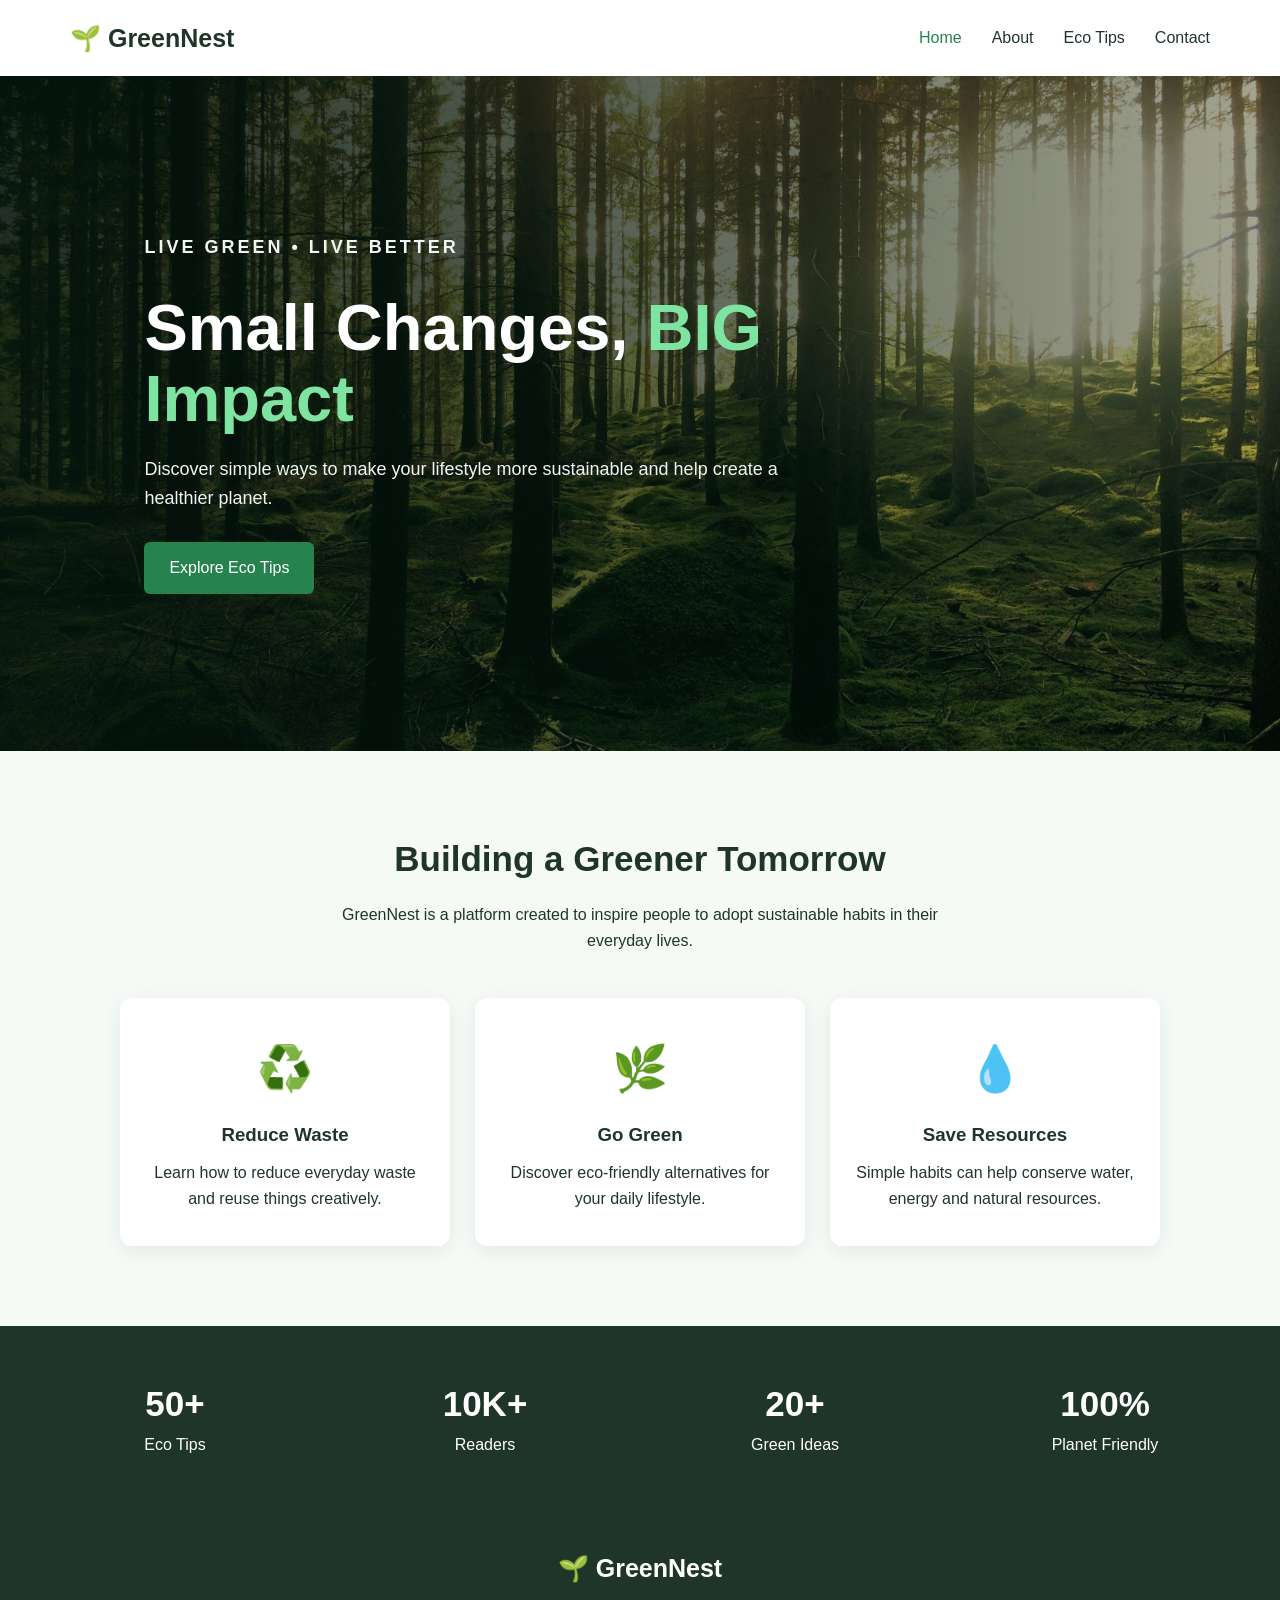
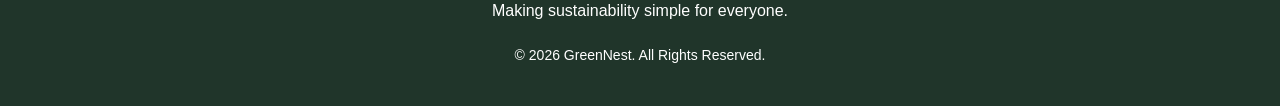
<file: Level_1/GreenNest/index.html>
<!DOCTYPE html>
<html lang="en">
<head>
    <meta charset="UTF-8">
    <meta name="viewport" content="width=device-width, initial-scale=1.0">
    <title>GreenNest | Sustainable Living</title>
    <link rel="stylesheet" href="css/style.css">
</head>
<body>
    <!-- Navbar -->
     <header>
        <nav class="navbar">

            <div class="logo">
                🌱 GreenNest
            </div>

            <ul class="nav-links">
                <li><a href="index.html" class="active">Home</a></li>
                <li><a href="about.html">About</a></li>
                <li><a href="tips.html">Eco Tips</a></li>
                <li><a href="contact.html">Contact</a></li>
            </ul>

        </nav>
     </header>

     <!-- Hero Section -->
     <section class="hero">

        <div class="hero-content">

            <p class="small-heading">
                LIVE GREEN • LIVE BETTER
            </p>

            <h1>
                Small Changes,
                <span>BIG Impact</span>
            </h1>

            <p>
                Discover simple ways to make your lifestyle
                more sustainable and help create a healthier planet.
            </p>

            <a href="tips.html" class="btn">Explore Eco Tips</a>

        </div>

     </section>

        <!-- Introduction -->

        <section class="intro">

            <h2>Building a Greener Tomorrow</h2>

            <p>
               GreenNest is a platform created to inspire people to
               adopt sustainable habits in their everyday lives.
            </p>

            <div class="cards">

                <div class="card">
                    <div class="icon">♻️</div>
                    <h3>Reduce Waste</h3>
                    <p>
                    Learn how to reduce everyday waste and reuse
                    things creatively.
                    </p>
                </div>

                <div class="card">
                    <div class="icon">🌿</div>
                    <h3>Go Green</h3>
                    <p>
                    Discover eco-friendly alternatives for your
                    daily lifestyle.
                    </p>
                </div>
                
                <div class="card">
                    <div class="icon">💧</div>
                    <h3>Save Resources</h3>
                    <p>
                    Simple habits can help conserve water,
                    energy and natural resources.
                    </p>
                </div>

            </div>

        </section>

        <!-- Statistics -->
         <section class="stats">

            <div>
                <h2>
                    50+
                </h2>
                <p>
                    Eco Tips
                </p>
            </div>

            <div>
                <h2>
                    10K+
                </h2>
                <p>
                    Readers
                </p>
            </div>

            <div>
                <h2>
                    20+
                </h2>
                <p>
                    Green Ideas
                </p>
            </div>

            <div>
                <h2>
                    100%
                </h2>
                <p>
                    Planet Friendly
                </p>
            </div>
         </section>

            <!-- Footer -->

            <footer>

                <h3>🌱 GreenNest</h3>
                <p>
                    Making sustainability simple for everyone.
                </p>
                <p class="copyright">
                    © 2026 GreenNest. All Rights Reserved.
                </p>

            </footer>

            <script src="js/script.js"></script>

</body>
</html>
</file>
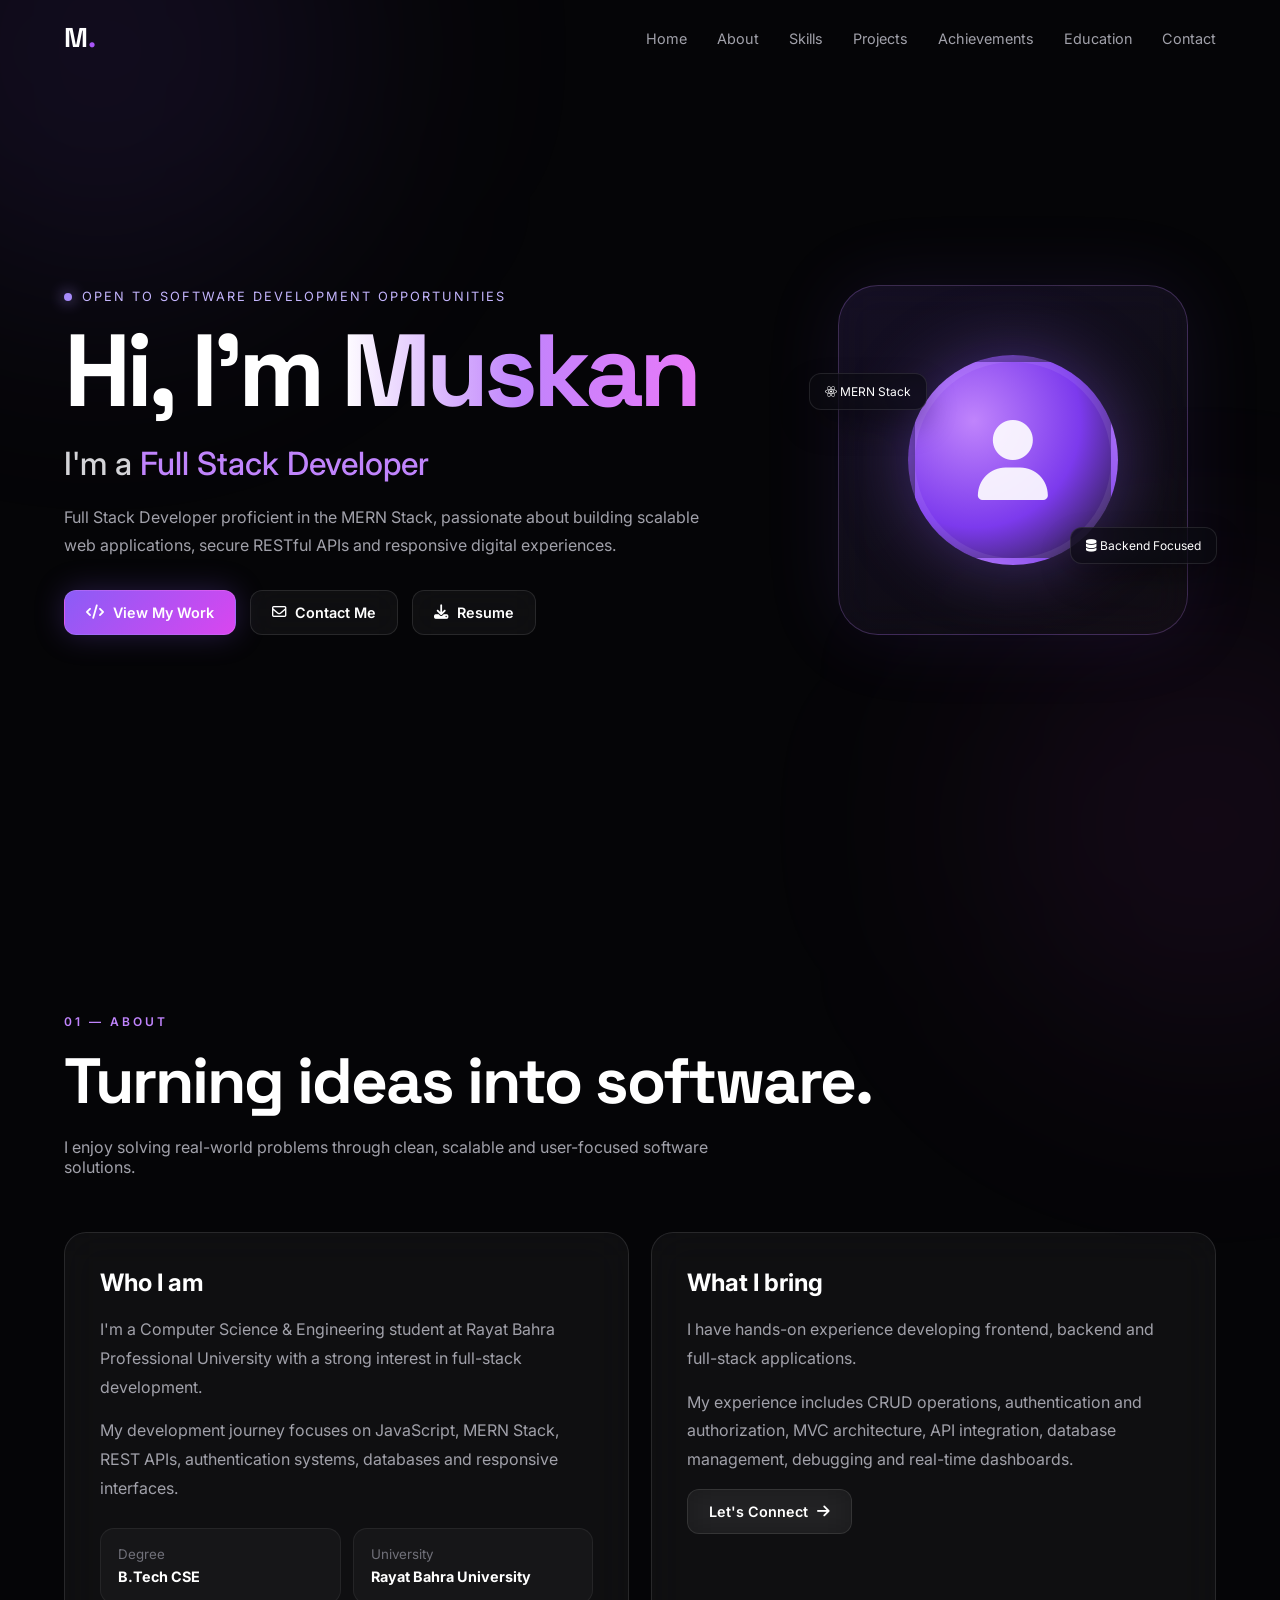
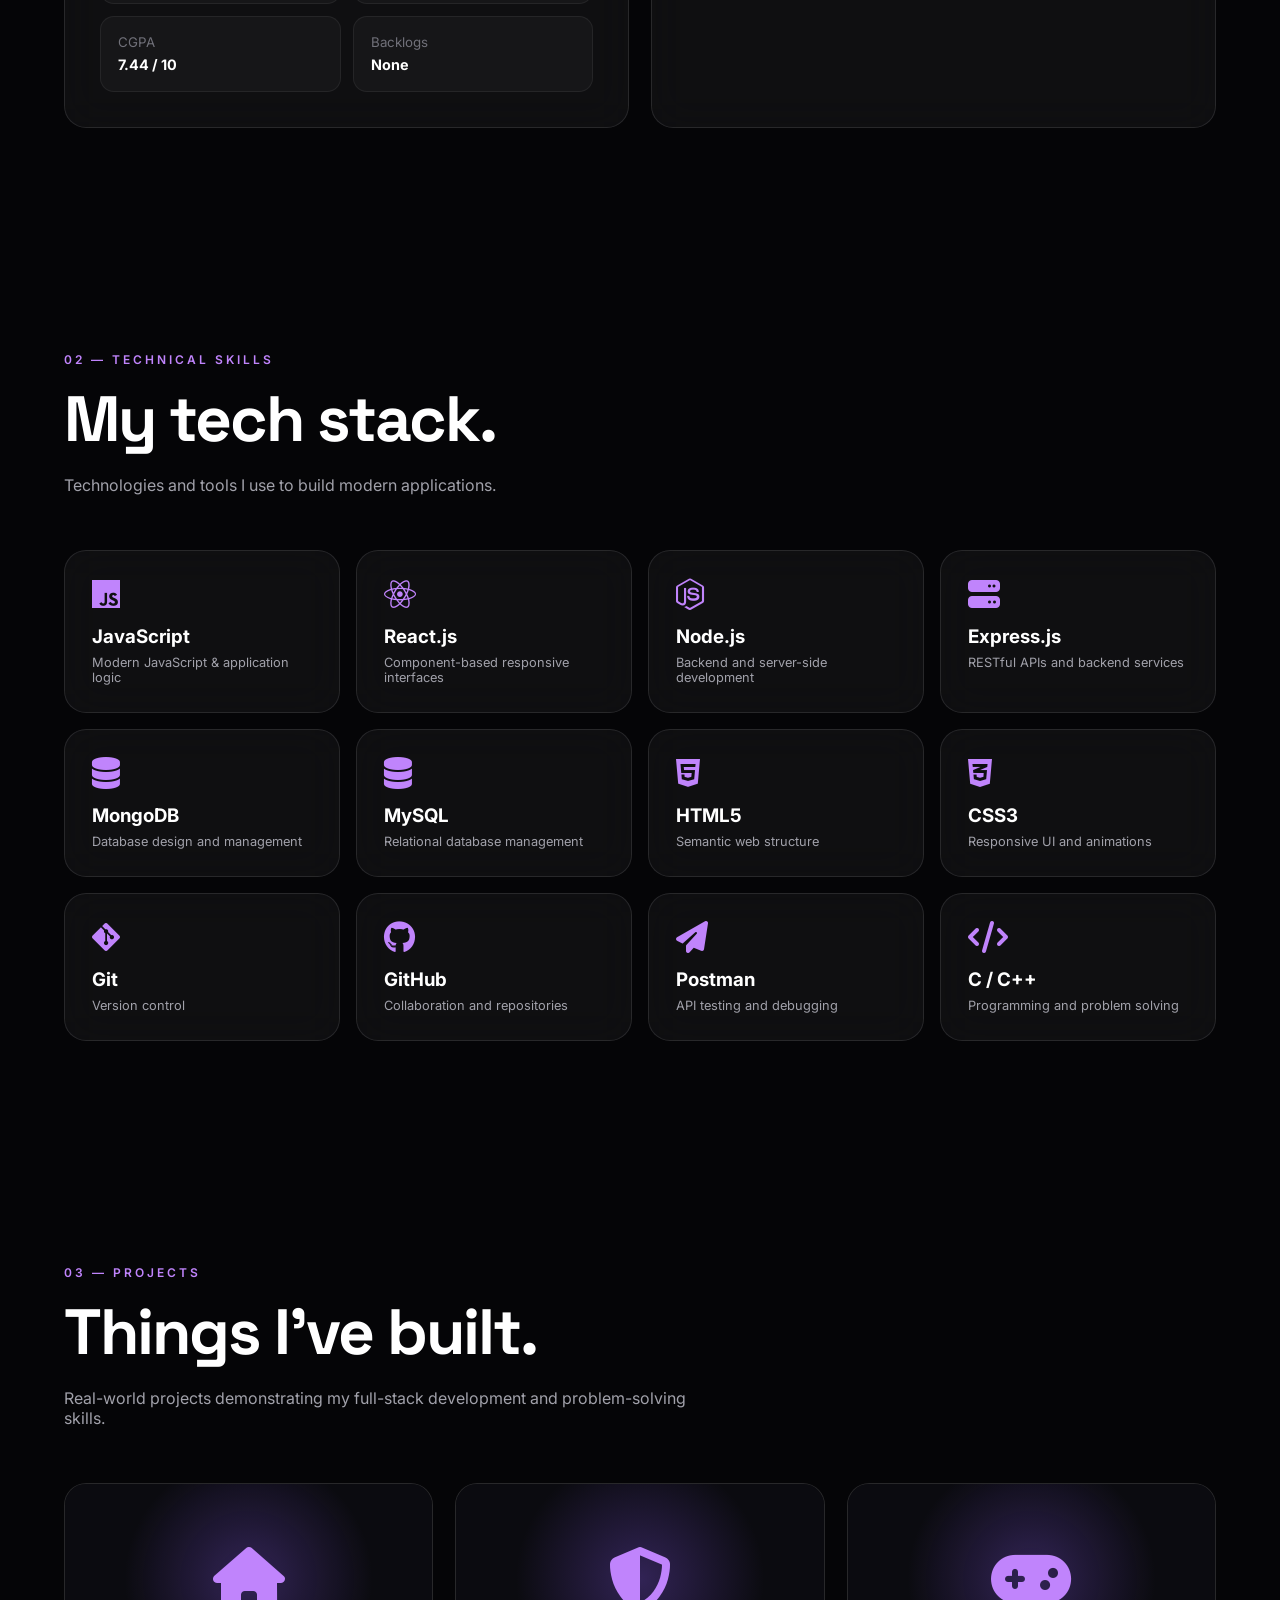
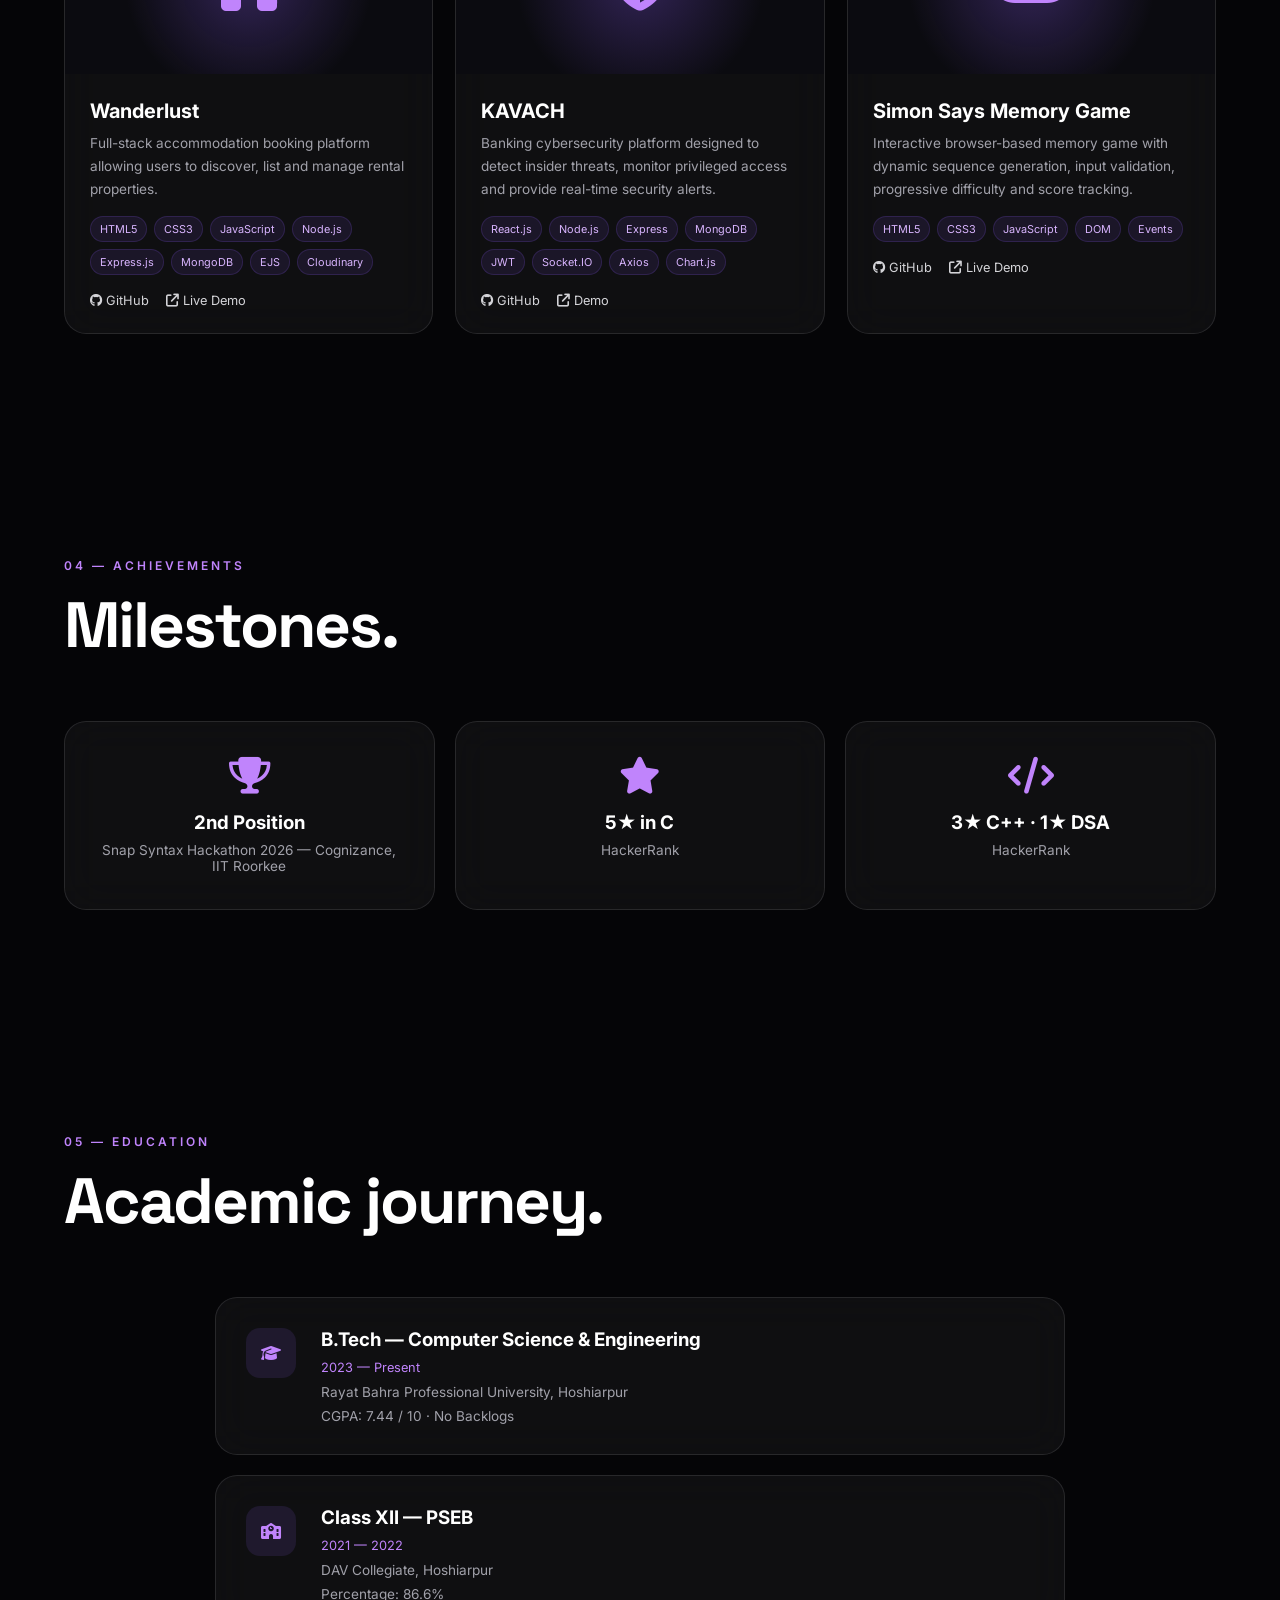
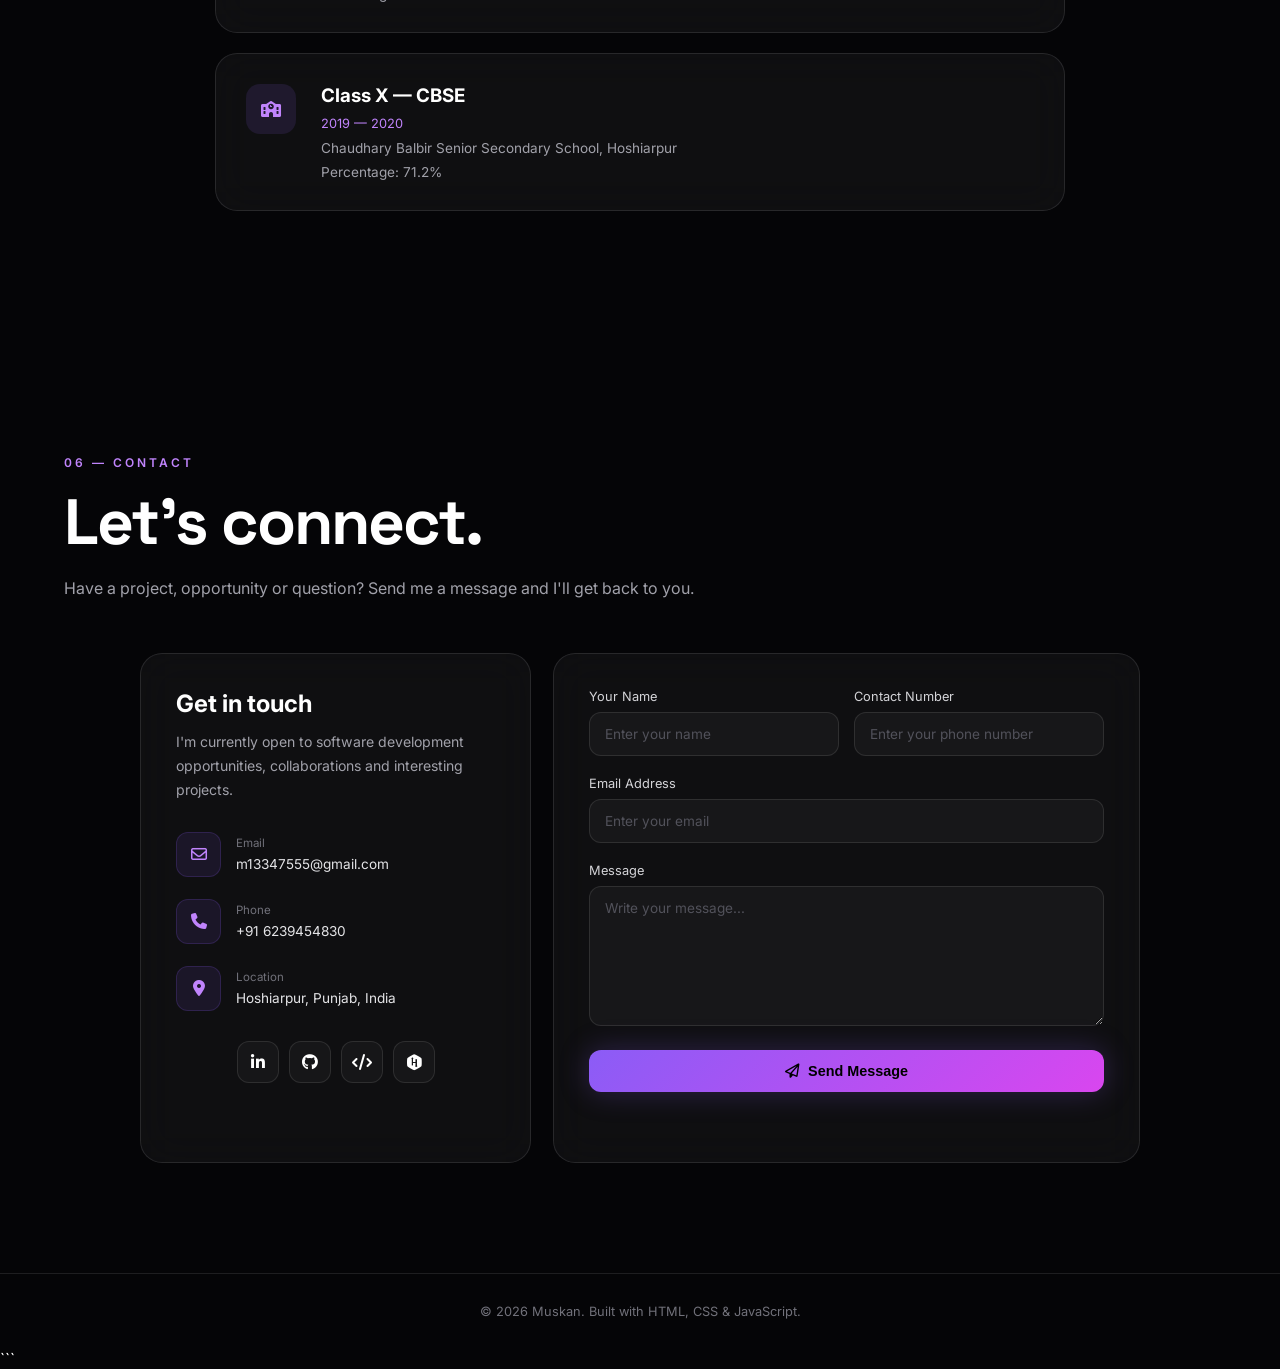
<file: Level_1/PortFolio/index.html>
<!DOCTYPE html>
<html lang="en">
<head>
  <meta charset="UTF-8">
  <meta name="viewport" content="width=device-width, initial-scale=1.0">

  <title>Muskan | Full Stack Developer</title>

  <meta name="description"
        content="Muskan - Full Stack Developer proficient in MERN Stack, REST APIs, authentication, real-time dashboards and database-driven applications.">

  <!-- Fonts -->
  <link rel="preconnect" href="https://fonts.googleapis.com">
  <link rel="preconnect" href="https://fonts.gstatic.com" crossorigin>

  <link href="https://fonts.googleapis.com/css2?family=Inter:wght@300;400;500;600;700;800&family=Space+Grotesk:wght@400;500;600;700&display=swap"
        rel="stylesheet">

  <!-- Font Awesome -->
  <link rel="stylesheet"
        href="https://cdnjs.cloudflare.com/ajax/libs/font-awesome/6.5.2/css/all.min.css">

  <style>

    /* =====================================
       RESET
    ===================================== */

    * {
      margin: 0;
      padding: 0;
      box-sizing: border-box;
      scroll-behavior: smooth;
    }

    :root {
      --bg: #050507;
      --bg2: #0b0911;

      --purple: #8b5cf6;
      --purple2: #a855f7;
      --pink: #d946ef;

      --white: #ffffff;
      --text: #e4e4e7;
      --muted: #a1a1aa;

      --glass: rgba(255,255,255,0.045);
      --border: rgba(255,255,255,0.10);

      --max: 1200px;
    }

    body {
      background: var(--bg);
      color: var(--white);
      font-family: "Inter", sans-serif;
      overflow-x: hidden;
    }

    a {
      color: inherit;
      text-decoration: none;
    }

    section {
      padding: 110px 0;
    }

    .container {
      width: 90%;
      max-width: var(--max);
      margin: auto;
    }

    /* =====================================
       BACKGROUND
    ===================================== */

    body::before {
      content: "";
      position: fixed;
      width: 500px;
      height: 500px;
      background: rgba(139,92,246,0.10);
      filter: blur(120px);
      border-radius: 50%;
      top: -200px;
      left: -150px;
      pointer-events: none;
      z-index: -2;
    }

    body::after {
      content: "";
      position: fixed;
      width: 450px;
      height: 450px;
      background: rgba(217,70,239,0.07);
      filter: blur(120px);
      border-radius: 50%;
      right: -150px;
      bottom: -150px;
      pointer-events: none;
      z-index: -2;
    }

    /* =====================================
       NAVBAR
    ===================================== */

    header {
      position: fixed;
      width: 100%;
      top: 0;
      z-index: 999;

      padding: 20px 0;

      transition: 0.3s;
    }

    header.scrolled {
      background: rgba(5,5,7,0.75);
      backdrop-filter: blur(20px);
      border-bottom: 1px solid var(--border);
    }

    nav {
      width: 90%;
      max-width: var(--max);
      margin: auto;

      display: flex;
      justify-content: space-between;
      align-items: center;
    }

    .logo {
      font-family: "Space Grotesk";
      font-size: 1.7rem;
      font-weight: 700;
    }

    .logo span {
      color: var(--purple2);
    }

    .nav-links {
      display: flex;
      gap: 30px;
      list-style: none;
    }

    .nav-links a {
      color: var(--muted);
      font-size: 0.9rem;
      transition: 0.3s;
    }

    .nav-links a:hover {
      color: white;
    }

    .menu {
      display: none;
      font-size: 1.5rem;
      cursor: pointer;
    }

    /* =====================================
       HERO
    ===================================== */

    .hero {
      min-height: 100vh;
      display: flex;
      align-items: center;
      padding-top: 130px;
    }

    .hero-grid {
      display: grid;
      grid-template-columns: 1.25fr 0.75fr;
      gap: 70px;
      align-items: center;
    }

    .available {
      display: inline-flex;
      align-items: center;
      gap: 10px;

      color: #c4b5fd;

      font-size: 0.8rem;
      letter-spacing: 2px;
      text-transform: uppercase;

      margin-bottom: 20px;
    }

    .available-dot {
      width: 8px;
      height: 8px;
      border-radius: 50%;
      background: #a78bfa;
      box-shadow: 0 0 15px #a78bfa;
    }

    .hero h1 {
      font-family: "Space Grotesk";
      font-size: clamp(3.5rem, 8vw, 7rem);
      line-height: 0.92;
      letter-spacing: -5px;
      margin-bottom: 25px;
    }

    .gradient {
      background: linear-gradient(
        90deg,
        #ffffff,
        #c084fc,
        #e879f9
      );

      -webkit-background-clip: text;
      color: transparent;
    }

    .hero h2 {
      font-size: clamp(1.4rem,3vw,2rem);
      font-weight: 500;
      margin-bottom: 20px;
      color: #d4d4d8;
    }

    #typing {
      color: #c084fc;
    }

    .hero p {
      color: var(--muted);
      max-width: 650px;
      line-height: 1.8;
      margin-bottom: 30px;
    }

    .buttons {
      display: flex;
      gap: 14px;
      flex-wrap: wrap;
    }

    .btn {
      padding: 13px 21px;
      border-radius: 12px;

      display: inline-flex;
      align-items: center;
      gap: 9px;

      font-size: 0.9rem;
      font-weight: 600;

      border: 1px solid var(--border);

      transition: 0.3s;
    }

    .primary {
      background: linear-gradient(
        135deg,
        var(--purple),
        var(--pink)
      );

      box-shadow:
        0 0 30px rgba(139,92,246,0.25);
    }

    .primary:hover {
      transform: translateY(-4px);
      box-shadow:
        0 0 45px rgba(139,92,246,0.45);
    }

    .outline {
      background: var(--glass);
      backdrop-filter: blur(15px);
    }

    .outline:hover {
      border-color: var(--purple);
      transform: translateY(-4px);
    }

    /* =====================================
       HERO PROFILE
    ===================================== */

    .profile-wrapper {
      display: flex;
      justify-content: center;
    }

    .profile-card {
      width: 350px;
      height: 350px;

      border-radius: 40px;

      background:
        linear-gradient(
          145deg,
          rgba(139,92,246,0.12),
          rgba(255,255,255,0.03)
        );

      border: 1px solid rgba(192,132,252,0.25);

      backdrop-filter: blur(20px);

      display: flex;
      justify-content: center;
      align-items: center;

      position: relative;

      box-shadow:
        0 0 80px rgba(139,92,246,0.10);

      animation: floating 5s ease-in-out infinite;
    }

    @keyframes floating {
      0%,100% {
        transform: translateY(0);
      }

      50% {
        transform: translateY(-12px);
      }
    }

    .profile-circle {
      width: 210px;
      height: 210px;

      border-radius: 50%;

      display: flex;
      align-items: center;
      justify-content: center;

      background:
        radial-gradient(
          circle at 30% 30%,
          #c084fc,
          #7c3aed 55%,
          #18181b
        );

      border: 7px solid rgba(255,255,255,0.08);

      box-shadow:
        0 0 70px rgba(139,92,246,0.4);
    }

    .profile-circle i {
      font-size: 5rem;
      color: rgba(255,255,255,0.9);
    }

    .floating-card {
      position: absolute;

      padding: 10px 15px;

      border-radius: 12px;

      background: rgba(10,10,15,0.75);
      backdrop-filter: blur(15px);

      border: 1px solid var(--border);

      font-size: 0.75rem;

      box-shadow: 0 15px 30px rgba(0,0,0,0.3);
    }

    .fc1 {
      left: -30px;
      top: 25%;
    }

    .fc2 {
      right: -30px;
      bottom: 20%;
    }

    /* =====================================
       SECTION HEADINGS
    ===================================== */

    .section-head {
      margin-bottom: 55px;
    }

    .section-head span {
      color: #c084fc;
      text-transform: uppercase;
      letter-spacing: 3px;
      font-size: 0.75rem;
      font-weight: 600;
    }

    .section-head h2 {
      font-family: "Space Grotesk";
      font-size: clamp(2.5rem,5vw,4rem);
      letter-spacing: -2px;
      margin-top: 10px;
    }

    .section-head p {
      color: var(--muted);
      max-width: 650px;
      margin-top: 15px;
    }

    /* =====================================
       GLASS
    ===================================== */

    .glass {
      background: var(--glass);
      border: 1px solid var(--border);
      backdrop-filter: blur(20px);
      border-radius: 22px;
    }

    /* =====================================
       ABOUT
    ===================================== */

    .about-grid {
      display: grid;
      grid-template-columns: 1fr 1fr;
      gap: 22px;
    }

    .about-card {
      padding: 35px;
    }

    .about-card h3 {
      font-size: 1.5rem;
      margin-bottom: 18px;
    }

    .about-card p {
      color: var(--muted);
      line-height: 1.8;
      margin-bottom: 15px;
    }

    .info-grid {
      display: grid;
      grid-template-columns: 1fr 1fr;
      gap: 12px;
      margin-top: 25px;
    }

    .info {
      padding: 17px;

      border-radius: 14px;

      background: rgba(255,255,255,0.03);

      border: 1px solid rgba(255,255,255,0.06);
    }

    .info small {
      display: block;
      color: #71717a;
      margin-bottom: 4px;
    }

    .info strong {
      font-size: 0.9rem;
    }

    /* =====================================
       SKILLS
    ===================================== */

    .skills {
      display: grid;
      grid-template-columns: repeat(4,1fr);
      gap: 16px;
    }

    .skill {
      padding: 27px;
      transition: 0.3s;
    }

    .skill:hover {
      transform: translateY(-7px);
      border-color: rgba(192,132,252,0.45);
    }

    .skill i {
      font-size: 2rem;
      color: #c084fc;
      margin-bottom: 15px;
    }

    .skill h3 {
      margin-bottom: 7px;
    }

    .skill p {
      color: var(--muted);
      font-size: 0.8rem;
    }

    /* =====================================
       PROJECTS
    ===================================== */

    .projects {
      display: grid;
      grid-template-columns: repeat(3,1fr);
      gap: 22px;
    }

    .project {
      overflow: hidden;
      transition: 0.35s;
    }

    .project:hover {
      transform: translateY(-8px);
      border-color: rgba(192,132,252,0.45);
    }

    .project-top {
      height: 190px;

      display: flex;
      justify-content: center;
      align-items: center;

      background:
        radial-gradient(
          circle,
          rgba(139,92,246,0.3),
          transparent 60%
        ),
        #0b0b10;
    }

    .project-top i {
      font-size: 4rem;
      color: #c084fc;
    }

    .project-body {
      padding: 25px;
    }

    .project-body h3 {
      font-size: 1.25rem;
      margin-bottom: 9px;
    }

    .project-body p {
      color: var(--muted);
      font-size: 0.85rem;
      line-height: 1.7;
      margin-bottom: 15px;
    }

    .tags {
      display: flex;
      flex-wrap: wrap;
      gap: 7px;
      margin-bottom: 18px;
    }

    .tag {
      font-size: 0.68rem;
      padding: 5px 9px;

      border-radius: 20px;

      background: rgba(139,92,246,0.10);

      color: #d8b4fe;

      border: 1px solid rgba(139,92,246,0.18);
    }

    .project-links {
      display: flex;
      gap: 17px;
      font-size: 0.8rem;
      color: #d4d4d8;
    }

    .project-links a:hover {
      color: #c084fc;
    }

    /* =====================================
       ACHIEVEMENTS
    ===================================== */

    .achievements {
      display: grid;
      grid-template-columns: repeat(3,1fr);
      gap: 20px;
    }

    .achievement {
      padding: 35px;
      text-align: center;
    }

    .achievement i {
      font-size: 2.3rem;
      color: #c084fc;
      margin-bottom: 17px;
    }

    .achievement h3 {
      margin-bottom: 8px;
    }

    .achievement p {
      color: var(--muted);
      font-size: 0.85rem;
    }

    /* =====================================
       EDUCATION
    ===================================== */

    .education {
      max-width: 850px;
      margin: auto;
    }

    .edu-card {
      padding: 30px;
      margin-bottom: 20px;

      display: flex;
      gap: 25px;
    }

    .edu-icon {
      min-width: 50px;
      height: 50px;

      border-radius: 14px;

      display: flex;
      justify-content: center;
      align-items: center;

      background: rgba(139,92,246,0.12);

      color: #c084fc;
    }

    .edu-content h3 {
      margin-bottom: 5px;
    }

    .edu-content span {
      color: #c084fc;
      font-size: 0.8rem;
    }

    .edu-content p {
      color: var(--muted);
      margin-top: 8px;
      font-size: 0.85rem;
    }

    /* =====================================
       CONTACT
    ===================================== */

    .contact {
      max-width: 850px;
      margin: auto;

      text-align: center;

      padding: 60px 30px;
    }

    .contact h2 {
      font-family: "Space Grotesk";
      font-size: clamp(2.2rem,5vw,4rem);
      margin-bottom: 15px;
    }

    .contact p {
      color: var(--muted);
      max-width: 600px;
      margin: auto auto 30px;
    }

    .socials {
      display: flex;
      justify-content: center;
      gap: 12px;
      margin-top: 30px;
    }

    .socials a {
      width: 45px;
      height: 45px;

      display: flex;
      justify-content: center;
      align-items: center;

      border: 1px solid var(--border);
      border-radius: 12px;

      background: rgba(255,255,255,0.03);

      transition: 0.3s;
    }

    .socials a:hover {
      transform: translateY(-5px);
      border-color: var(--purple);
      color: #c084fc;
    }

    /* =====================================
       FOOTER
    ===================================== */

    footer {
      border-top: 1px solid var(--border);
      padding: 30px 0;
      text-align: center;
      color: #71717a;
      font-size: 0.8rem;
    }

    /* =====================================
       SCROLL REVEAL
    ===================================== */

    .reveal {
      opacity: 0;
      transform: translateY(35px);
      transition: 0.8s ease;
    }

    .reveal.active {
      opacity: 1;
      transform: translateY(0);
    }

    /* =====================================
       RESPONSIVE
    ===================================== */

    @media(max-width:1000px) {

      .hero-grid {
        grid-template-columns: 1fr;
        text-align: center;
      }

      .hero p {
        margin-left: auto;
        margin-right: auto;
      }

      .buttons {
        justify-content: center;
      }

      .profile-wrapper {
        margin-top: 20px;
      }

      .skills {
        grid-template-columns: repeat(2,1fr);
      }

      .projects {
        grid-template-columns: repeat(2,1fr);
      }

      .achievements {
        grid-template-columns: repeat(2,1fr);
      }

    }

    @media(max-width:700px) {

      section {
        padding: 80px 0;
      }

      .menu {
        display: block;
      }

      .nav-links {

        display: none;

        position: absolute;

        top: 75px;
        left: 5%;

        width: 90%;

        flex-direction: column;

        gap: 0;

        padding: 12px;

        background: rgba(10,10,15,0.96);

        backdrop-filter: blur(20px);

        border: 1px solid var(--border);

        border-radius: 18px;
      }

      .nav-links.active {
        display: flex;
      }

      .nav-links a {
        display: block;
        padding: 13px;
      }

      .about-grid {
        grid-template-columns: 1fr;
      }

      .projects {
        grid-template-columns: 1fr;
      }

      .achievements {
        grid-template-columns: 1fr;
      }

      .profile-card {
        width: 290px;
        height: 290px;
      }

      .profile-circle {
        width: 175px;
        height: 175px;
      }

      .fc1 {
        left: -10px;
      }

      .fc2 {
        right: -10px;
      }

    }

    @media(max-width:480px) {

      .skills {
        grid-template-columns: 1fr;
      }

      .info-grid {
        grid-template-columns: 1fr;
      }

      .hero h1 {
        letter-spacing: -3px;
      }

      .buttons {
        flex-direction: column;
      }

      .btn {
        justify-content: center;
      }

    }

/* =====================================
   CONTACT FORM
===================================== */

.contact-wrapper {
  display: grid;
  grid-template-columns: 0.8fr 1.2fr;
  gap: 22px;
  max-width: 1000px;
  margin: auto;
}


/* CONTACT INFO */

.contact-info {
  padding: 35px;
}

.contact-info h3 {
  font-size: 1.5rem;
  margin-bottom: 12px;
}

.contact-info > p {
  color: var(--muted);
  font-size: 0.88rem;
  line-height: 1.7;
  margin-bottom: 30px;
}


.contact-item {
  display: flex;
  align-items: center;
  gap: 15px;
  margin-bottom: 22px;
}


.contact-icon {
  width: 45px;
  height: 45px;

  min-width: 45px;

  display: flex;
  align-items: center;
  justify-content: center;

  border-radius: 12px;

  background: rgba(139,92,246,0.10);

  border: 1px solid rgba(139,92,246,0.18);

  color: #c084fc;
}


.contact-item small {
  display: block;
  color: #71717a;
  font-size: 0.72rem;
  margin-bottom: 3px;
}


.contact-item a,
.contact-item span {
  color: #e4e4e7;
  font-size: 0.85rem;
}


.contact-item a:hover {
  color: #c084fc;
}


/* FORM */

.contact-form {
  padding: 35px;
}


.form-row {
  display: grid;
  grid-template-columns: 1fr 1fr;
  gap: 15px;
}


.form-group {
  margin-bottom: 20px;
}


.form-group label {
  display: block;
  color: #d4d4d8;
  font-size: 0.8rem;
  margin-bottom: 8px;
}


.form-group input,
.form-group textarea {

  width: 100%;

  padding: 13px 15px;

  background: rgba(255,255,255,0.035);

  border: 1px solid rgba(255,255,255,0.10);

  border-radius: 12px;

  outline: none;

  color: white;

  font-family: inherit;

  font-size: 0.85rem;

  transition: 0.3s;

}


.form-group textarea {
  resize: vertical;
  min-height: 140px;
}


.form-group input::placeholder,
.form-group textarea::placeholder {
  color: #52525b;
}


.form-group input:focus,
.form-group textarea:focus {

  border-color: #8b5cf6;

  box-shadow:
    0 0 0 3px rgba(139,92,246,0.08),
    0 0 25px rgba(139,92,246,0.08);

}


.submit-btn {
  border: none;
  width: 100%;
  justify-content: center;
  cursor: pointer;
}


.submit-btn:disabled {
  opacity: 0.6;
  cursor: not-allowed;
}


.form-status {

  margin-top: 15px;

  text-align: center;

  font-size: 0.82rem;

  min-height: 20px;

}


.socials {
  display: flex;
  gap: 10px;
  margin-top: 30px;
}


.socials a {

  width: 42px;
  height: 42px;

  display: flex;
  justify-content: center;
  align-items: center;

  border: 1px solid var(--border);

  border-radius: 12px;

  background: rgba(255,255,255,0.03);

  transition: 0.3s;

}


.socials a:hover {

  transform: translateY(-5px);

  border-color: var(--purple);

  color: #c084fc;

}


/* RESPONSIVE */

@media(max-width:800px) {

  .contact-wrapper {
    grid-template-columns: 1fr;
  }

}


@media(max-width:550px) {

  .form-row {
    grid-template-columns: 1fr;
  }

  .contact-info,
  .contact-form {
    padding: 25px;
  }

}

  </style>
</head>


<body>


<!-- =====================================
     NAVBAR
===================================== -->

<header id="header">

  <nav>

    <a href="#home" class="logo">
      M<span>.</span>
    </a>

    <div class="menu" id="menu">
      <i class="fa-solid fa-bars"></i>
    </div>

    <ul class="nav-links" id="navLinks">

      <li><a href="#home">Home</a></li>

      <li><a href="#about">About</a></li>

      <li><a href="#skills">Skills</a></li>

      <li><a href="#projects">Projects</a></li>

      <li><a href="#achievements">Achievements</a></li>

      <li><a href="#education">Education</a></li>

      <li><a href="#contact">Contact</a></li>

    </ul>

  </nav>

</header>



<main>


<!-- =====================================
     HERO
===================================== -->

<section class="hero" id="home">

  <div class="container">

    <div class="hero-grid">


      <div class="reveal">

        <div class="available">

          <span class="available-dot"></span>

          Open to Software Development Opportunities

        </div>


        <h1>

          Hi, I'm

          <span class="gradient">
            Muskan
          </span>

        </h1>


        <h2>

          I'm a

          <span id="typing"></span>

        </h2>


        <p>

          Full Stack Developer proficient in the MERN Stack,
          passionate about building scalable web applications,
          secure RESTful APIs and responsive digital experiences.

        </p>


        <div class="buttons">

          <a href="#projects" class="btn primary">

            <i class="fa-solid fa-code"></i>

            View My Work

          </a>


          <a href="#contact" class="btn outline">

            <i class="fa-regular fa-envelope"></i>

            Contact Me

          </a>


          <a href="resume/Muskan_Resume.pdf"
             class="btn outline"
             target="_blank">

            <i class="fa-solid fa-download"></i>

            Resume

          </a>

        </div>

      </div>



      <div class="profile-wrapper reveal">

        <div class="profile-card">

          <div class="profile-circle">

            <i class="fa-solid fa-user"></i>

          </div>


          <div class="floating-card fc1">

            <i class="fa-brands fa-react"></i>

            MERN Stack

          </div>


          <div class="floating-card fc2">

            <i class="fa-solid fa-database"></i>

            Backend Focused

          </div>

        </div>

      </div>


    </div>

  </div>

</section>



<!-- =====================================
     ABOUT
===================================== -->

<section id="about">

  <div class="container">

    <div class="section-head reveal">

      <span>01 — About</span>

      <h2>Turning ideas into software.</h2>

      <p>
        I enjoy solving real-world problems through clean,
        scalable and user-focused software solutions.
      </p>

    </div>


    <div class="about-grid">


      <div class="glass about-card reveal">

        <h3>Who I am</h3>

        <p>

          I'm a Computer Science & Engineering student at
          Rayat Bahra Professional University with a strong
          interest in full-stack development.

        </p>

        <p>

          My development journey focuses on JavaScript,
          MERN Stack, REST APIs, authentication systems,
          databases and responsive interfaces.

        </p>


        <div class="info-grid">

          <div class="info">

            <small>Degree</small>

            <strong>B.Tech CSE</strong>

          </div>


          <div class="info">

            <small>University</small>

            <strong>Rayat Bahra University</strong>

          </div>


          <div class="info">

            <small>CGPA</small>

            <strong>7.44 / 10</strong>

          </div>


          <div class="info">

            <small>Backlogs</small>

            <strong>None</strong>

          </div>

        </div>

      </div>



      <div class="glass about-card reveal">

        <h3>What I bring</h3>

        <p>

          I have hands-on experience developing frontend,
          backend and full-stack applications.

        </p>

        <p>

          My experience includes CRUD operations,
          authentication and authorization, MVC architecture,
          API integration, database management, debugging
          and real-time dashboards.

        </p>

        <a href="#contact" class="btn outline">

          Let's Connect

          <i class="fa-solid fa-arrow-right"></i>

        </a>

      </div>


    </div>

  </div>

</section>



<!-- =====================================
     SKILLS
===================================== -->

<section id="skills">

  <div class="container">

    <div class="section-head reveal">

      <span>02 — Technical Skills</span>

      <h2>My tech stack.</h2>

      <p>
        Technologies and tools I use to build modern applications.
      </p>

    </div>


    <div class="skills">


      <div class="glass skill reveal">

        <i class="fa-brands fa-js"></i>

        <h3>JavaScript</h3>

        <p>
          Modern JavaScript & application logic
        </p>

      </div>


      <div class="glass skill reveal">

        <i class="fa-brands fa-react"></i>

        <h3>React.js</h3>

        <p>
          Component-based responsive interfaces
        </p>

      </div>


      <div class="glass skill reveal">

        <i class="fa-brands fa-node-js"></i>

        <h3>Node.js</h3>

        <p>
          Backend and server-side development
        </p>

      </div>


      <div class="glass skill reveal">

        <i class="fa-solid fa-server"></i>

        <h3>Express.js</h3>

        <p>
          RESTful APIs and backend services
        </p>

      </div>


      <div class="glass skill reveal">

        <i class="fa-solid fa-database"></i>

        <h3>MongoDB</h3>

        <p>
          Database design and management
        </p>

      </div>


      <div class="glass skill reveal">

        <i class="fa-solid fa-database"></i>

        <h3>MySQL</h3>

        <p>
          Relational database management
        </p>

      </div>


      <div class="glass skill reveal">

        <i class="fa-brands fa-html5"></i>

        <h3>HTML5</h3>

        <p>
          Semantic web structure
        </p>

      </div>


      <div class="glass skill reveal">

        <i class="fa-brands fa-css3-alt"></i>

        <h3>CSS3</h3>

        <p>
          Responsive UI and animations
        </p>

      </div>


      <div class="glass skill reveal">

        <i class="fa-brands fa-git-alt"></i>

        <h3>Git</h3>

        <p>
          Version control
        </p>

      </div>


      <div class="glass skill reveal">

        <i class="fa-brands fa-github"></i>

        <h3>GitHub</h3>

        <p>
          Collaboration and repositories
        </p>

      </div>


      <div class="glass skill reveal">

        <i class="fa-solid fa-paper-plane"></i>

        <h3>Postman</h3>

        <p>
          API testing and debugging
        </p>

      </div>


      <div class="glass skill reveal">

        <i class="fa-solid fa-code"></i>

        <h3>C / C++</h3>

        <p>
          Programming and problem solving
        </p>

      </div>


    </div>

  </div>

</section>



<!-- =====================================
     PROJECTS
===================================== -->

<section id="projects">

  <div class="container">

    <div class="section-head reveal">

      <span>03 — Projects</span>

      <h2>Things I've built.</h2>

      <p>
        Real-world projects demonstrating my full-stack
        development and problem-solving skills.
      </p>

    </div>


    <div class="projects">


      <!-- Wanderlust -->

      <article class="glass project reveal">

        <div class="project-top">

          <i class="fa-solid fa-house"></i>

        </div>


        <div class="project-body">

          <h3>
            Wanderlust
          </h3>

          <p>

            Full-stack accommodation booking platform
            allowing users to discover, list and manage
            rental properties.

          </p>


          <div class="tags">

            <span class="tag">HTML5</span>

            <span class="tag">CSS3</span>

            <span class="tag">JavaScript</span>

            <span class="tag">Node.js</span>

            <span class="tag">Express.js</span>

            <span class="tag">MongoDB</span>

            <span class="tag">EJS</span>

            <span class="tag">Cloudinary</span>

          </div>


          <div class="project-links">

            <a href="https://github.com/"
               target="_blank">

              <i class="fa-brands fa-github"></i>

              GitHub

            </a>


            <a href="#"
               target="_blank">

              <i class="fa-solid fa-arrow-up-right-from-square"></i>

              Live Demo

            </a>

          </div>

        </div>

      </article>



      <!-- KAVACH -->

      <article class="glass project reveal">

        <div class="project-top">

          <i class="fa-solid fa-shield-halved"></i>

        </div>


        <div class="project-body">

          <h3>
            KAVACH
          </h3>

          <p>

            Banking cybersecurity platform designed to
            detect insider threats, monitor privileged access
            and provide real-time security alerts.

          </p>


          <div class="tags">

            <span class="tag">React.js</span>

            <span class="tag">Node.js</span>

            <span class="tag">Express</span>

            <span class="tag">MongoDB</span>

            <span class="tag">JWT</span>

            <span class="tag">Socket.IO</span>

            <span class="tag">Axios</span>

            <span class="tag">Chart.js</span>

          </div>


          <div class="project-links">

            <a href="https://github.com/"
               target="_blank">

              <i class="fa-brands fa-github"></i>

              GitHub

            </a>


            <a href="#"
               target="_blank">

              <i class="fa-solid fa-arrow-up-right-from-square"></i>

              Demo

            </a>

          </div>

        </div>

      </article>



      <!-- Simon -->

      <article class="glass project reveal">

        <div class="project-top">

          <i class="fa-solid fa-gamepad"></i>

        </div>


        <div class="project-body">

          <h3>
            Simon Says Memory Game
          </h3>

          <p>

            Interactive browser-based memory game with
            dynamic sequence generation, input validation,
            progressive difficulty and score tracking.

          </p>


          <div class="tags">

            <span class="tag">HTML5</span>

            <span class="tag">CSS3</span>

            <span class="tag">JavaScript</span>

            <span class="tag">DOM</span>

            <span class="tag">Events</span>

          </div>


          <div class="project-links">

            <a href="https://github.com/"
               target="_blank">

              <i class="fa-brands fa-github"></i>

              GitHub

            </a>


            <a href="#"
               target="_blank">

              <i class="fa-solid fa-arrow-up-right-from-square"></i>

              Live Demo

            </a>

          </div>

        </div>

      </article>


    </div>

  </div>

</section>



<!-- =====================================
     ACHIEVEMENTS
===================================== -->

<section id="achievements">

  <div class="container">

    <div class="section-head reveal">

      <span>04 — Achievements</span>

      <h2>Milestones.</h2>

    </div>


    <div class="achievements">


      <div class="glass achievement reveal">

        <i class="fa-solid fa-trophy"></i>

        <h3>
          2nd Position
        </h3>

        <p>
          Snap Syntax Hackathon 2026
          — Cognizance, IIT Roorkee
        </p>

      </div>


      <div class="glass achievement reveal">

        <i class="fa-solid fa-star"></i>

        <h3>
          5★ in C
        </h3>

        <p>
          HackerRank
        </p>

      </div>


      <div class="glass achievement reveal">

        <i class="fa-solid fa-code"></i>

        <h3>
          3★ C++ · 1★ DSA
        </h3>

        <p>
          HackerRank
        </p>

      </div>


    </div>

  </div>

</section>



<!-- =====================================
     EDUCATION
===================================== -->

<section id="education">

  <div class="container">

    <div class="section-head reveal">

      <span>05 — Education</span>

      <h2>Academic journey.</h2>

    </div>


    <div class="education">


      <div class="glass edu-card reveal">

        <div class="edu-icon">

          <i class="fa-solid fa-graduation-cap"></i>

        </div>


        <div class="edu-content">

          <h3>
            B.Tech — Computer Science & Engineering
          </h3>

          <span>
            2023 — Present
          </span>

          <p>
            Rayat Bahra Professional University,
            Hoshiarpur
          </p>

          <p>
            CGPA: 7.44 / 10 · No Backlogs
          </p>

        </div>

      </div>



      <div class="glass edu-card reveal">

        <div class="edu-icon">

          <i class="fa-solid fa-school"></i>

        </div>


        <div class="edu-content">

          <h3>
            Class XII — PSEB
          </h3>

          <span>
            2021 — 2022
          </span>

          <p>
            DAV Collegiate, Hoshiarpur
          </p>

          <p>
            Percentage: 86.6%
          </p>

        </div>

      </div>



      <div class="glass edu-card reveal">

        <div class="edu-icon">

          <i class="fa-solid fa-school"></i>

        </div>


        <div class="edu-content">

          <h3>
            Class X — CBSE
          </h3>

          <span>
            2019 — 2020
          </span>

          <p>
            Chaudhary Balbir Senior Secondary School,
            Hoshiarpur
          </p>

          <p>
            Percentage: 71.2%
          </p>

        </div>

      </div>


    </div>

  </div>

</section>


<!-- =====================================
     CONTACT
===================================== -->

<section id="contact">

  <div class="container">

    <div class="section-head reveal">

      <span>06 — Contact</span>

      <h2>Let's connect.</h2>

      <p>
        Have a project, opportunity or question?
        Send me a message and I'll get back to you.
      </p>

    </div>


    <div class="contact-wrapper reveal">

      <!-- Contact Information -->

      <div class="glass contact-info">

        <h3>Get in touch</h3>

        <p>
          I'm currently open to software development
          opportunities, collaborations and interesting projects.
        </p>


        <div class="contact-item">

          <div class="contact-icon">
            <i class="fa-regular fa-envelope"></i>
          </div>

          <div>
            <small>Email</small>
            <a href="mailto:m13347555@gmail.com">
              m13347555@gmail.com
            </a>
          </div>

        </div>


        <div class="contact-item">

          <div class="contact-icon">
            <i class="fa-solid fa-phone"></i>
          </div>

          <div>
            <small>Phone</small>
            <a href="tel:+916239454830">
              +91 6239454830
            </a>
          </div>

        </div>


        <div class="contact-item">

          <div class="contact-icon">
            <i class="fa-solid fa-location-dot"></i>
          </div>

          <div>
            <small>Location</small>
            <span>Hoshiarpur, Punjab, India</span>
          </div>

        </div>


        <div class="socials">

          <a
            href="https://linkedin.com/in/muskan2003dev"
            target="_blank"
            aria-label="LinkedIn"
          >
            <i class="fa-brands fa-linkedin-in"></i>
          </a>


          <a
            href="https://github.com/Muskan377750"
            target="_blank"
            aria-label="GitHub"
          >
            <i class="fa-brands fa-github"></i>
          </a>


          <a
            href="https://leetcode.com/u/Muskanrajput0011"
            target="_blank"
            aria-label="LeetCode"
          >
            <i class="fa-solid fa-code"></i>
          </a>


          <a
            href="https://hackerrank.com/profile/m13347555"
            target="_blank"
            aria-label="HackerRank"
          >
            <i class="fa-brands fa-hackerrank"></i>
          </a>

        </div>

      </div>


      <!-- Contact Form -->

      <div class="glass contact-form">

        <form id="contactForm">

          <div class="form-row">

            <div class="form-group">

              <label for="name">
                Your Name
              </label>

              <input
                type="text"
                id="name"
                name="name"
                placeholder="Enter your name"
                required
              >

            </div>


            <div class="form-group">

              <label for="phone">
                Contact Number
              </label>

              <input
                type="tel"
                id="phone"
                name="phone"
                placeholder="Enter your phone number"
                required
              >

            </div>

          </div>


          <div class="form-group">

            <label for="email">
              Email Address
            </label>

            <input
              type="email"
              id="email"
              name="email"
              placeholder="Enter your email"
              required
            >

          </div>


          <div class="form-group">

            <label for="message">
              Message
            </label>

            <textarea
              id="message"
              name="message"
              rows="6"
              placeholder="Write your message..."
              required
            ></textarea>

          </div>


          <button
            type="submit"
            class="btn primary submit-btn"
            id="submitBtn"
          >

            <i class="fa-regular fa-paper-plane"></i>

            <span>Send Message</span>

          </button>


          <p
            id="formStatus"
            class="form-status"
          ></p>

        </form>

      </div>

    </div>

  </div>

</section>

</main>



<!-- =====================================
     FOOTER
===================================== -->

<footer>

  <div class="container">

    © <span id="year"></span> Muskan.
    Built with HTML, CSS & JavaScript.

  </div>

</footer>



<!-- =====================================
     JAVASCRIPT
===================================== -->

<script>


/* =====================================
   MOBILE MENU
===================================== */

const menu =
document.getElementById("menu");

const navLinks =
document.getElementById("navLinks");

menu.addEventListener("click", () => {

  navLinks.classList.toggle("active");

  const icon =
  menu.querySelector("i");

  if(navLinks.classList.contains("active")) {

    icon.classList.remove("fa-bars");

    icon.classList.add("fa-xmark");

  } else {

    icon.classList.remove("fa-xmark");

    icon.classList.add("fa-bars");

  }

});


/* =====================================
   CLOSE MENU
===================================== */

document
.querySelectorAll(".nav-links a")
.forEach(link => {

  link.addEventListener("click", () => {

    navLinks.classList.remove("active");

    const icon =
    menu.querySelector("i");

    icon.classList.remove("fa-xmark");

    icon.classList.add("fa-bars");

  });

});


/* =====================================
   TYPING EFFECT
===================================== */

const typing =
document.getElementById("typing");

const words = [

  "Full Stack Developer",

  "MERN Developer",

  "Web Developer",

  "Problem Solver"

];

let word = 0;

let char = 0;

let deleting = false;


function typeEffect() {

  const current =
  words[word];


  if(!deleting) {

    typing.textContent =
    current.substring(0,char + 1);

    char++;


    if(char === current.length) {

      deleting = true;

      setTimeout(typeEffect,1400);

      return;

    }

  } else {

    typing.textContent =
    current.substring(0,char - 1);

    char--;


    if(char === 0) {

      deleting = false;

      word =
      (word + 1) % words.length;

    }

  }


  setTimeout(
    typeEffect,
    deleting ? 45 : 90
  );

}


typeEffect();


/* =====================================
   NAVBAR SCROLL
===================================== */

const header =
document.getElementById("header");

window.addEventListener("scroll", () => {

  if(window.scrollY > 40) {

    header.classList.add("scrolled");

  } else {

    header.classList.remove("scrolled");

  }

});


/* =====================================
   SCROLL REVEAL
===================================== */

const reveal =
document.querySelectorAll(".reveal");


const observer =
new IntersectionObserver(

  entries => {

    entries.forEach(entry => {

      if(entry.isIntersecting) {

        entry.target.classList.add("active");

        observer.unobserve(entry.target);

      }

    });

  },

  {
    threshold: 0.12
  }

);


reveal.forEach(element => {

  observer.observe(element);

});


/* =====================================
   CURRENT YEAR
===================================== */

document.getElementById("year")
.textContent =
new Date().getFullYear();


</script>

</body>
</html>
```
</file>
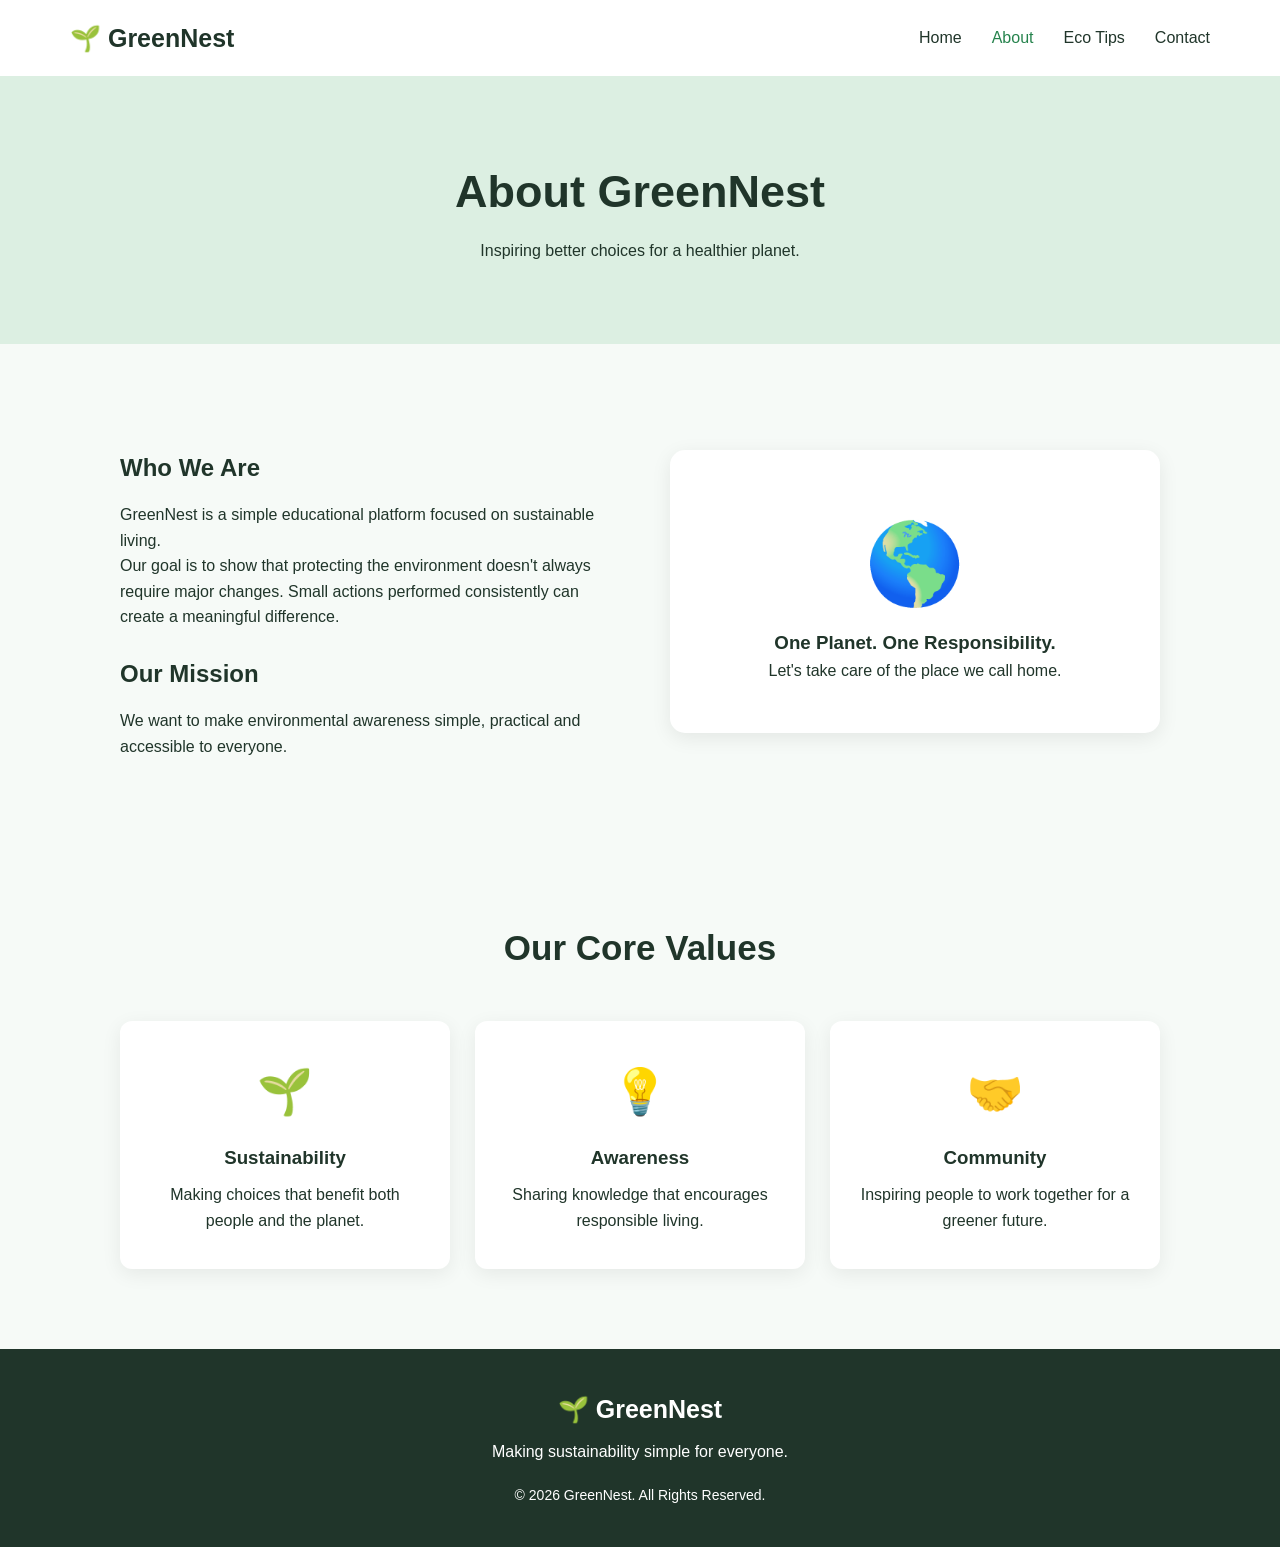
<file: Level_1/GreenNest/about.html>
<!DOCTYPE html>
<html lang="en">

<head>

    <meta charset="UTF-8">

    <meta name="viewport"
          content="width=device-width, initial-scale=1.0">

    <title>About | GreenNest</title>

    <link rel="stylesheet" href="css/style.css">

</head>

<body>

    <!-- Navbar -->

    <header>

        <nav class="navbar">

            <div class="logo">
                🌱 GreenNest
            </div>

            <ul class="nav-links">

                <li>
                    <a href="index.html">Home</a>
                </li>

                <li>
                    <a href="about.html" class="active">About</a>
                </li>

                <li>
                    <a href="tips.html">Eco Tips</a>
                </li>

                <li>
                    <a href="contact.html">Contact</a>
                </li>

            </ul>

        </nav>

    </header>


    <!-- Page Header -->

    <section class="page-header">

        <h1>About GreenNest</h1>

        <p>
            Inspiring better choices for a healthier planet.
        </p>

    </section>


    <!-- About Content -->

    <section class="about-section">

        <div class="about-text">

            <h2>Who We Are</h2>

            <p>
                GreenNest is a simple educational platform focused
                on sustainable living.
            </p>

            <p>
                Our goal is to show that protecting the environment
                doesn't always require major changes. Small actions
                performed consistently can create a meaningful
                difference.
            </p>

            <h2>Our Mission</h2>

            <p>
                We want to make environmental awareness simple,
                practical and accessible to everyone.
            </p>

        </div>


        <div class="about-box">

            <div class="big-icon">🌎</div>

            <h3>
                One Planet.
                One Responsibility.
            </h3>

            <p>
                Let's take care of the place we call home.
            </p>

        </div>

    </section>


    <!-- Values -->

    <section class="intro">

        <h2>Our Core Values</h2>

        <div class="cards">

            <div class="card">

                <div class="icon">🌱</div>

                <h3>Sustainability</h3>

                <p>
                    Making choices that benefit both people
                    and the planet.
                </p>

            </div>


            <div class="card">

                <div class="icon">💡</div>

                <h3>Awareness</h3>

                <p>
                    Sharing knowledge that encourages
                    responsible living.
                </p>

            </div>


            <div class="card">

                <div class="icon">🤝</div>

                <h3>Community</h3>

                <p>
                    Inspiring people to work together
                    for a greener future.
                </p>

            </div>

        </div>

    </section>


    <!-- Footer -->

    <footer>

        <h3>🌱 GreenNest</h3>

        <p>
            Making sustainability simple for everyone.
        </p>

        <p class="copyright">
            © 2026 GreenNest. All Rights Reserved.
        </p>

    </footer>

</body>

</html>
</file>
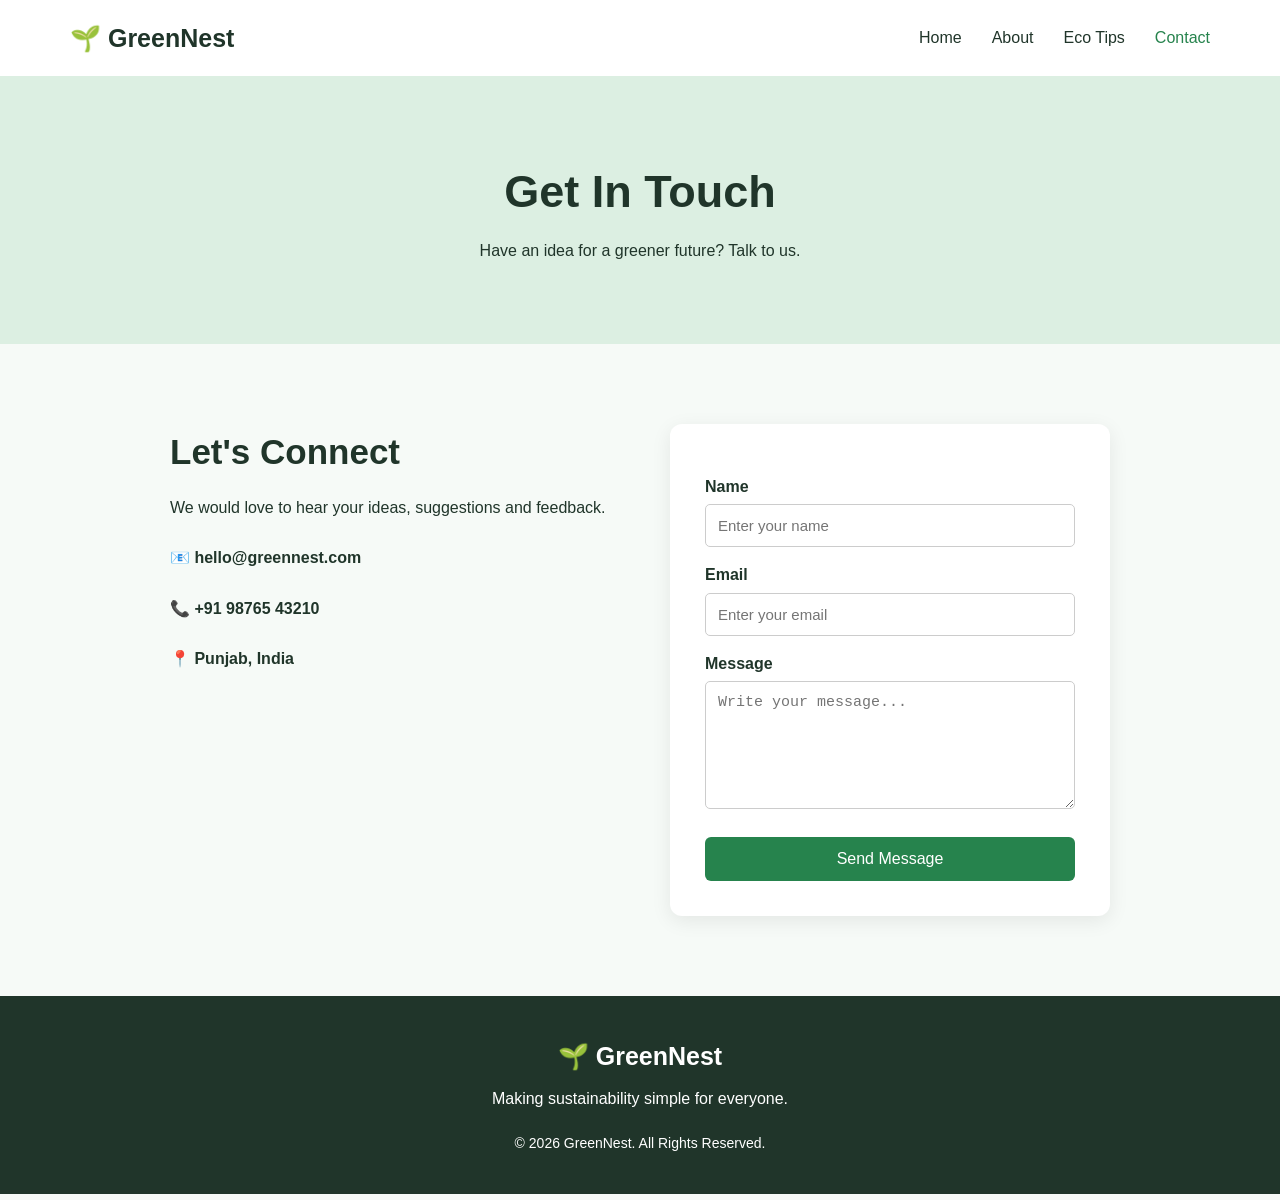
<file: Level_1/GreenNest/contact.html>
<!DOCTYPE html>
<html lang="en">

<head>

    <meta charset="UTF-8">

    <meta name="viewport"
          content="width=device-width, initial-scale=1.0">

    <title>Contact | GreenNest</title>

    <link rel="stylesheet" href="css/style.css">

</head>

<body>

    <!-- Navbar -->

    <header>

        <nav class="navbar">

            <div class="logo">
                🌱 GreenNest
            </div>

            <ul class="nav-links">

                <li>
                    <a href="index.html">Home</a>
                </li>

                <li>
                    <a href="about.html">About</a>
                </li>

                <li>
                    <a href="tips.html">Eco Tips</a>
                </li>

                <li>
                    <a href="contact.html" class="active">Contact</a>
                </li>

            </ul>

        </nav>

    </header>


    <!-- Page Header -->

    <section class="page-header">

        <h1>Get In Touch</h1>

        <p>
            Have an idea for a greener future? Talk to us.
        </p>

    </section>


    <!-- Contact -->

    <section class="contact-section">

        <div class="contact-info">

            <h2>Let's Connect</h2>

            <p>
                We would love to hear your ideas, suggestions
                and feedback.
            </p>

            <div class="contact-item">
                📧 hello@greennest.com
            </div>

            <div class="contact-item">
                📞 +91 98765 43210
            </div>

            <div class="contact-item">
                📍 Punjab, India
            </div>

        </div>


        <form id="contactForm">

            <label>Name</label>

            <input
                type="text"
                id="name"
                placeholder="Enter your name"
                required
            >


            <label>Email</label>

            <input
                type="email"
                id="email"
                placeholder="Enter your email"
                required
            >


            <label>Message</label>

            <textarea
                id="message"
                rows="6"
                placeholder="Write your message..."
                required
            ></textarea>


            <button type="submit" class="btn">
                Send Message
            </button>

        </form>

    </section>


    <!-- Footer -->

    <footer>

        <h3>🌱 GreenNest</h3>

        <p>
            Making sustainability simple for everyone.
        </p>

        <p class="copyright">
            © 2026 GreenNest. All Rights Reserved.
        </p>

    </footer>


    <script src="js/script.js"></script>

</body>

</html>
</file>
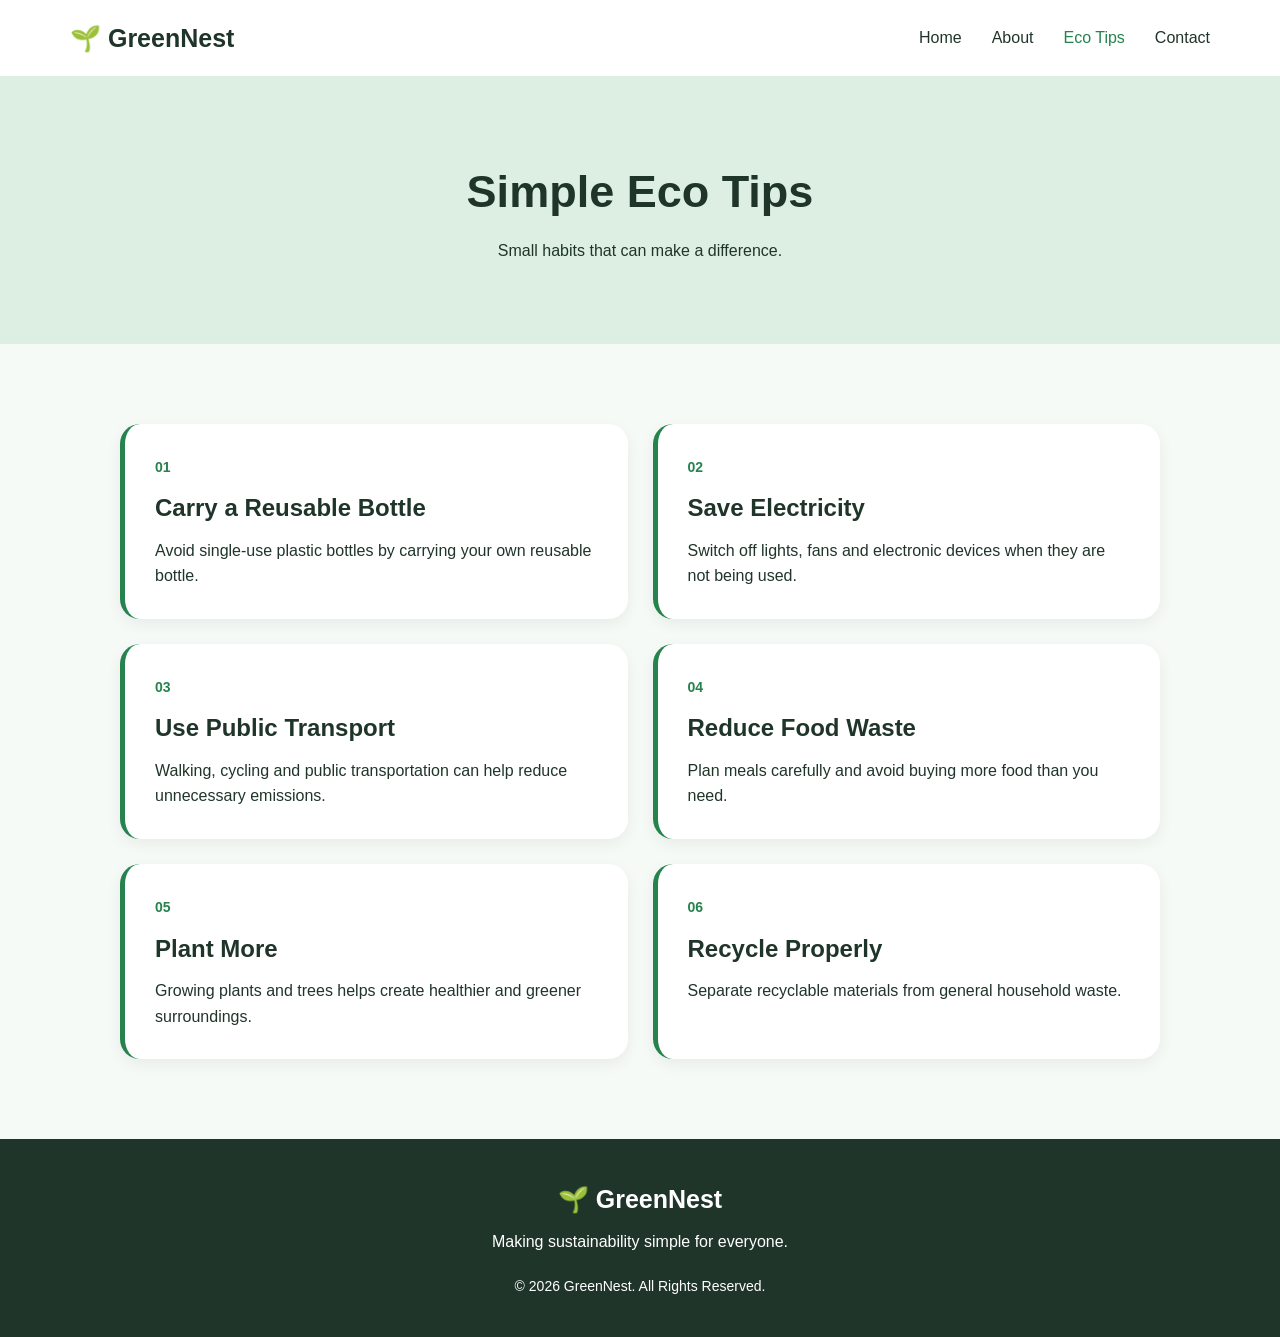
<file: Level_1/GreenNest/tips.html>
<!DOCTYPE html>
<html lang="en">

<head>

    <meta charset="UTF-8">

    <meta name="viewport"
          content="width=device-width, initial-scale=1.0">

    <title>Eco Tips | GreenNest</title>

    <link rel="stylesheet" href="css/style.css">

</head>

<body>

    <!-- Navbar -->

    <header>

        <nav class="navbar">

            <div class="logo">
                🌱 GreenNest
            </div>

            <ul class="nav-links">

                <li>
                    <a href="index.html">Home</a>
                </li>

                <li>
                    <a href="about.html">About</a>
                </li>

                <li>
                    <a href="tips.html" class="active">Eco Tips</a>
                </li>

                <li>
                    <a href="contact.html">Contact</a>
                </li>

            </ul>

        </nav>

    </header>


    <!-- Header -->

    <section class="page-header">

        <h1>Simple Eco Tips</h1>

        <p>
            Small habits that can make a difference.
        </p>

    </section>


    <!-- Tips -->

    <section class="tips-container">

        <div class="tip">

            <span>01</span>

            <h2>Carry a Reusable Bottle</h2>

            <p>
                Avoid single-use plastic bottles by carrying
                your own reusable bottle.
            </p>

        </div>


        <div class="tip">

            <span>02</span>

            <h2>Save Electricity</h2>

            <p>
                Switch off lights, fans and electronic devices
                when they are not being used.
            </p>

        </div>


        <div class="tip">

            <span>03</span>

            <h2>Use Public Transport</h2>

            <p>
                Walking, cycling and public transportation can
                help reduce unnecessary emissions.
            </p>

        </div>


        <div class="tip">

            <span>04</span>

            <h2>Reduce Food Waste</h2>

            <p>
                Plan meals carefully and avoid buying more
                food than you need.
            </p>

        </div>


        <div class="tip">

            <span>05</span>

            <h2>Plant More</h2>

            <p>
                Growing plants and trees helps create healthier
                and greener surroundings.
            </p>

        </div>


        <div class="tip">

            <span>06</span>

            <h2>Recycle Properly</h2>

            <p>
                Separate recyclable materials from general
                household waste.
            </p>

        </div>

    </section>


    <!-- Footer -->

    <footer>

        <h3>🌱 GreenNest</h3>

        <p>
            Making sustainability simple for everyone.
        </p>

        <p class="copyright">
            © 2026 GreenNest. All Rights Reserved.
        </p>

    </footer>

</body>

</html>
</file>
<file: Level_1/GreenNest/css/style.css>
*{
    margin: 0; 
    padding: 0;
    box-sizing: border-box;
}

body {
    font-family: Arial, sans-serif;
    line-height: 1.6;
    background: #f6faf7;
    color: #20352a;
}

/* Navbar */

header {
    background: white;
    box-shadow: 0 2px 10px rgba(0,0,0,0.08);
}

.navbar {
    max-width: 1200px;
    margin: auto;
    padding: 18px 30px;
    display: flex;
    justify-content: space-between;
    align-items: center;
}

.logo {
    font-size: 25px;
    font-weight: bold;
}

.nav-links {
    list-style: none;
    display: flex;
    gap: 30px;
}

.nav-links a {
    text-decoration: none;
    color: #20352a;
    font-weight: 500;
}

.nav-links a:hover,
.nav-links .active {
    color: #26834d;
}

/* Hero */

/* Hero */

.hero {
    min-height: 75vh;

    display: flex;
    align-items: center;

    padding: 50px;

    /* Dark forest overlay + background image */
    background:
        linear-gradient(
            90deg,
            rgba(3, 20, 12, 0.88) 0%,
            rgba(3, 20, 12, 0.68) 45%,
            rgba(3, 20, 12, 0.35) 100%
        ),
        url("../images/index.jpg");

    background-size: cover;
    background-position: center;
    background-repeat: no-repeat;
    background-attachment: fixed;
}

.hero-content {
    max-width: 700px;
    margin-left: 8%;
}

.small-heading {
    color: #A7F3C2;
    letter-spacing: 3px;
    font-size: 14px;
    font-weight: bold;
}

.hero h1 {
    font-size: 65px;
    line-height: 1.1;
    margin: 20px 0;
    color: #ffffff;
}

.hero h1 span {
    color: #7FE3A1;
}

.hero p {
    color: #F1F5F2;
    font-size: 18px;
    margin-bottom: 30px;
}

/* Button */

.btn {
    display: inline-block;

    background: #26834d;
    color: white;

    padding: 13px 25px;

    border-radius: 6px;

    text-decoration: none;

    border: none;

    cursor: pointer;

    font-size: 16px;
}

.btn:hover {
    background: #1c663b;
}

/* Intro */

.intro {
    max-width: 1100px;
    margin: auto;
    padding: 80px 30px;
    text-align: center;
}

.intro h2 {
    font-size: 35px;
    margin-bottom: 15px;
}

.intro > p {
    max-width: 650px;
    margin: auto;
}

/* Cards */

.cards {
    display: grid;

    grid-template-columns:repeat(3, 1fr);

    gap: 25px;

    margin-top: 45px;
}

.card {
    background: white;

    padding: 35px 25px;

    border-radius: 12px;

    box-shadow: 0 5px 20px rgba(0,0,0,0.07);

    transition: 0.3s;
}

.card:hover {
    transform: translateY(-8px);
}

.icon {
    font-size: 45px;
    margin-bottom: 15px;
}

.card h3 {
    margin-bottom: 10px;
}

/* Statistics */

.stats {
    background: #20352a;
    color: white;

    display: grid;

    grid-template-columns:
        repeat(4, 1fr);

    text-align: center;

    padding: 50px 20px;
}

.stats h2 {
    font-size: 35px;
}

/* Page Header */

.page-header {
    text-align: center;

    padding: 80px 20px;

    background: #dcefe2;
}

.page-header h1 {
    font-size: 45px;
}

.page-header p {
    margin-top: 10px;
}

/* About */

.about-section {
    max-width: 1100px;

    margin: auto;

    padding: 80px 30px;

    display: grid;

    grid-template-columns: 1fr 1fr;

    gap: 60px;

    align-items: center;
}

.about-text h2 {
    margin-bottom: 15px;
    margin-top: 25px;
}

.about-box {
    background: white;

    padding: 50px;

    text-align: center;

    border-radius: 15px;

    box-shadow:
        0 5px 20px rgba(0,0,0,0.08);
}

.big-icon {
    font-size: 80px;
}

/* Tips */

.tips-container {
    max-width: 1100px;

    margin: auto;

    padding: 80px 30px;

    display: grid;

    grid-template-columns: repeat(2, 1fr);

    gap: 25px;
}

.tip {
    background: white;

    padding: 30px;

    border-left: 5px solid #26834d;

    box-shadow: 0 5px 15px rgba(0,0,0,0.06);

    border-radius: 20px;
}

.tip span {
    color: #26834d;

    font-size: 14px;

    font-weight: bold;
}

.tip h2 {
    margin: 10px 0;
}

/* Contact */

.contact-section {
    max-width: 1000px;

    margin: auto;

    padding: 80px 30px;

    display: grid;

    grid-template-columns: 1fr 1fr;

    gap: 60px;
}

.contact-info h2 {
    font-size: 35px;
    margin-bottom: 15px;
}

.contact-item {
    margin-top: 25px;
    font-weight: bold;
}

form {
    background: white;

    padding: 35px;

    border-radius: 12px;

    box-shadow:
        0 5px 20px rgba(0,0,0,0.08);
}

form label {
    display: block;

    margin-top: 15px;

    margin-bottom: 5px;

    font-weight: bold;
}

input,
textarea {
    width: 100%;

    padding: 12px;

    border: 1px solid #ccc;

    border-radius: 5px;

    font-size: 15px;
}

textarea {
    resize: vertical;
}

form .btn {
    margin-top: 20px;
    width: 100%;
}

/* Footer */

footer {
    text-align: center;

    background: #20352a;

    color: white;

    padding: 40px 20px;
}

footer h3 {
    font-size: 25px;
    margin-bottom: 10px;
}

.copyright {
    margin-top: 20px;
    font-size: 14px;
}

/* Responsive */

@media (max-width: 768px) {
     .navbar {
        flex-direction: column;
        gap: 20px;
    }
    .nav-links {
        gap: 15px;
        flex-wrap: wrap;
        justify-content: center;
    }
     .hero {
        padding: 40px 25px;
    }
     .hero-content {
        margin-left: 0;
    }
    .hero h1 {
        font-size: 45px;
    }
     .cards,
    .stats,
    .about-section,
    .tips-container,
    .contact-section {
        grid-template-columns: 1fr;
    }   
}
</file>
